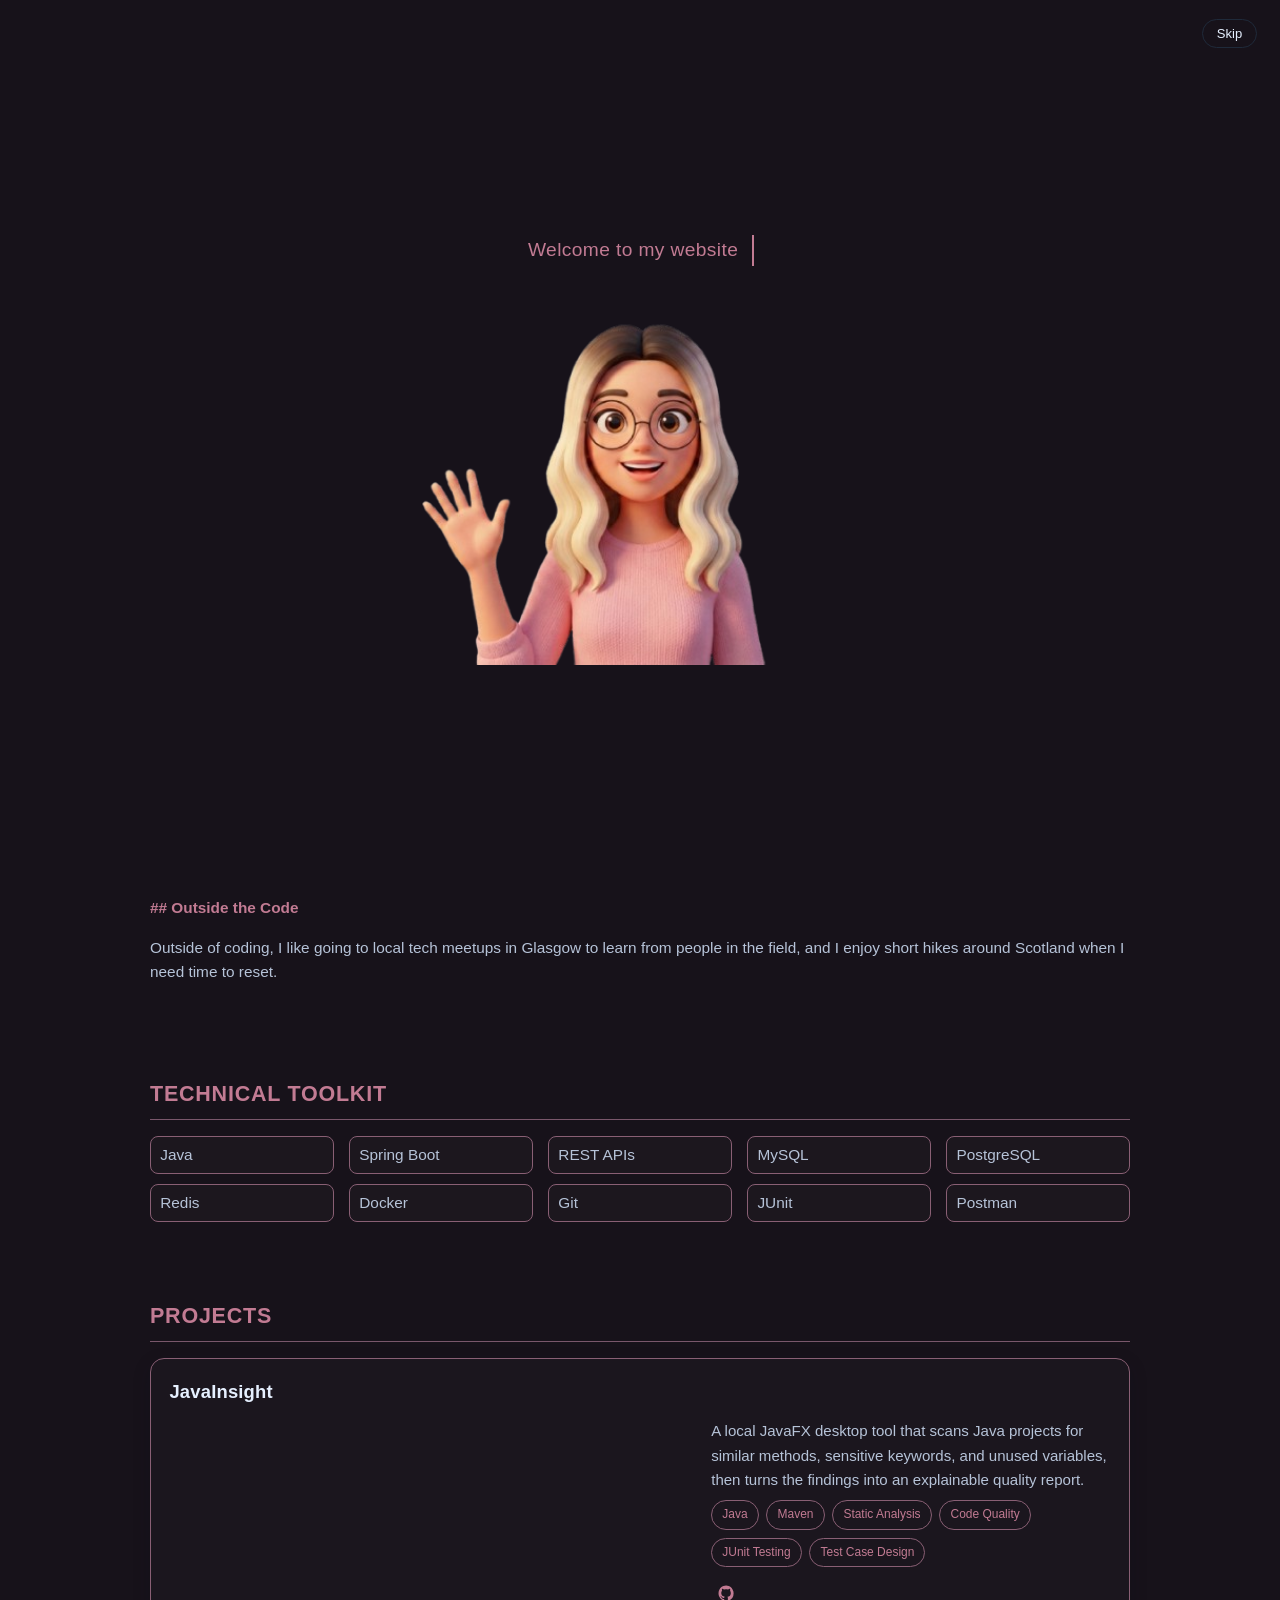
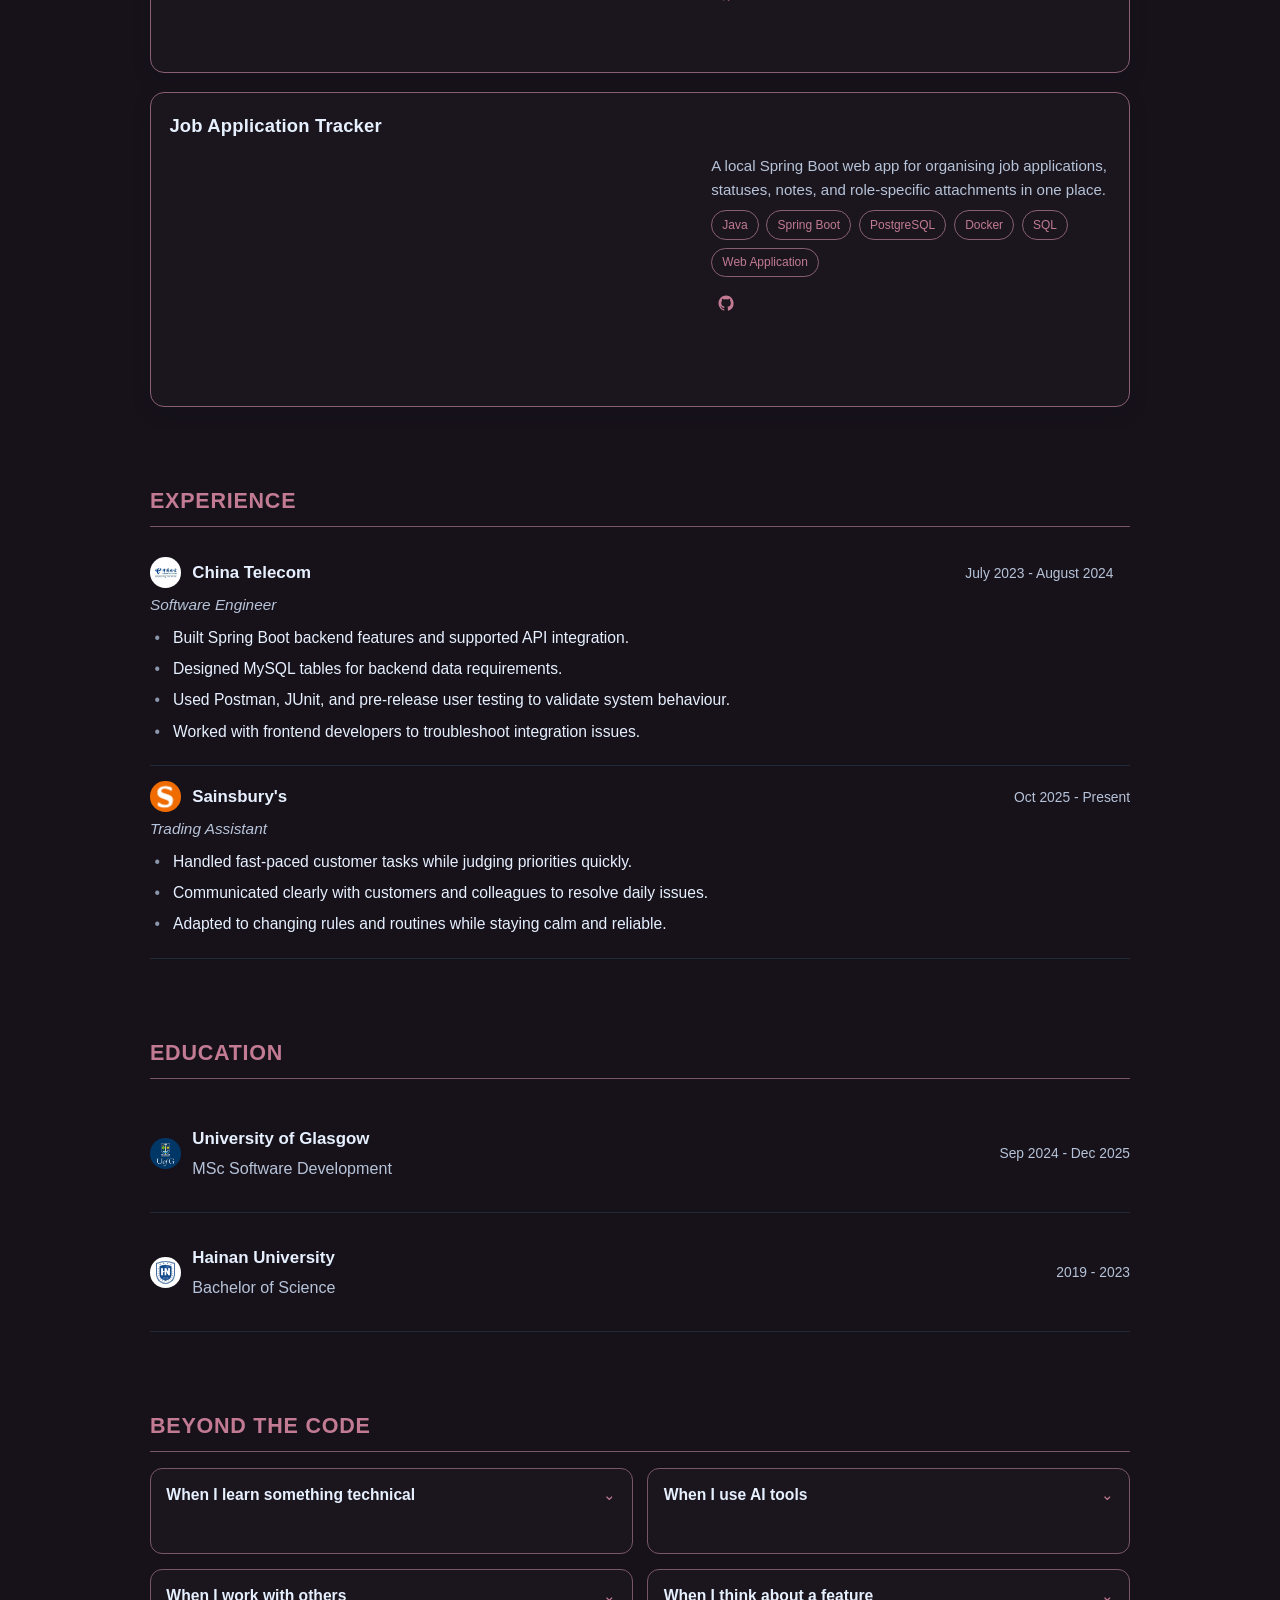
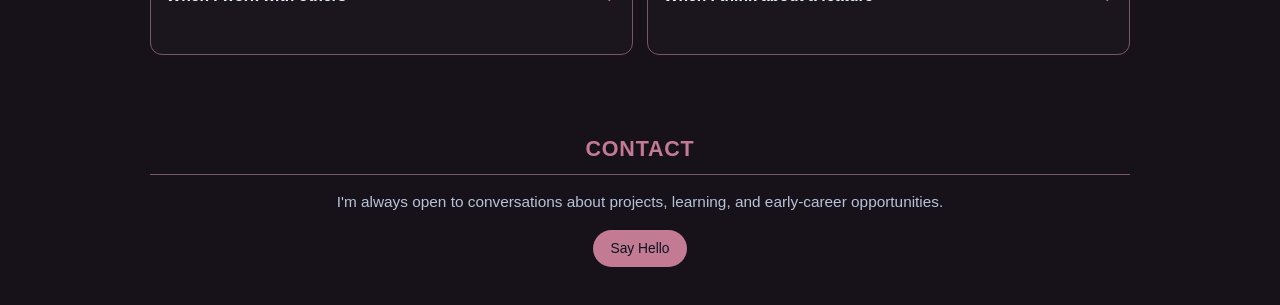
<file: index.html>
<!--
  Purpose: Main portfolio page layout and sections.
  Module responsibilities: Navigation, section structure, and content.
-->
<!DOCTYPE html>
<html lang="en">
<head>
    <meta charset="UTF-8"/>
    <meta name="viewport" content="width=device-width, initial-scale=1"/>
    <title>Xueying Wang</title>
    <link rel="stylesheet" href="/css/style.css?v=202603031000"/>
    <script src="/js/main.js?v=202603031000" defer></script>
</head>
<body>
<!-- Splash Overlay -->
<div class="splash-overlay" role="dialog" aria-label="Splash screen">
    <button class="splash-skip" type="button">Skip</button>
    <div class="splash-brand" aria-hidden="true">
        <div class="splash-message">
            <span class="typing">Welcome to my website</span>
        </div>
        <div class="splash-character">
            <img class="intro-avatar splash-avatar-img"
                 src="/images/intro-avatar.png"
                 alt="Intro character"
                 loading="eager"/>
        </div>
    </div>
</div>

<!-- Background animation canvas -->
<canvas id="bg-canvas"></canvas>

<!-- Top Nav -->
<nav class="top-nav" aria-label="Primary">
    <div class="nav-links">
        <a href="#about">Profile</a>
        <a href="#projects">Projects</a>
        <a href="#experience">Experience</a>
        <a href="#contact">Connect</a>
    </div>
    <div class="nav-actions">
        <button id="theme-toggle" aria-label="Toggle theme">☀️</button>
    </div>
</nav>

<!-- Hero -->
<section id="hero" class="hero container">
    <div class="hero__text">
        <p class="hero__kicker">Hi there, I'm <span>Xueying Wang</span>.</p>
        <h1 class="hero__headline">I build software and enjoy learning along the way.</h1>

        <div class="hero__actions">
            <!-- resume-link -->
            <a href="/files/resume.pdf"
               class="action-btn resume-link"
               target="_blank"
               rel="noopener"
               aria-label="View my resume">
                <svg viewBox="0 0 24 24" aria-hidden="true">
                    <path d="M7 2h7l5 5v13a2 2 0 0 1-2 2H7a2 2 0 0 1-2-2V4a2 2 0 0 1 2-2zm6 1.5V8h4.5L13 3.5zM9 12h6v1.5H9V12zm0 3h6v1.5H9V15z"/>
                </svg>
            </a>

            <!-- email-wrapper -->
            <div class="action-btn email-wrapper" id="email-copy"
                 data-email="xueyingwang1702@outlook.com"
                 data-tooltip="xueyingwang1702@outlook.com"
                 aria-label="Click to copy email">
                <svg viewBox="0 0 24 24" aria-hidden="true">
                    <path d="M3 6a2 2 0 0 1 2-2h14a2 2 0 0 1 2 2v12a2 2 0 0 1-2 2H5a2 2 0 0 1-2-2V6zm2 .5v.8l7 4.7 7-4.7v-.8H5zm14 2.6-6.6 4.4a1 1 0 0 1-1.1 0L5 9.1V18h14V9.1z"/>
                </svg>
            </div>

            <a href="https://www.linkedin.com/in/xueyingwang01/"
               class="action-btn"
               target="_blank"
               rel="noopener noreferrer"
               aria-label="Open LinkedIn profile">
                <svg viewBox="0 0 24 24" aria-hidden="true">
                    <path d="M6.94 8.5H3.56V20h3.38V8.5zM5.25 7.03a1.96 1.96 0 1 0 0-3.92 1.96 1.96 0 0 0 0 3.92zM20.44 13.4c0-3.03-1.62-4.44-3.78-4.44-1.74 0-2.52.96-2.95 1.63V8.5h-3.38V20h3.38v-6.41c0-.34.02-.68.12-.92.27-.68.88-1.39 1.9-1.39 1.34 0 1.88 1.02 1.88 2.52V20h3.38v-6.6z"/>
                </svg>
            </a>

            <a href="https://github.com/XueyingWang1126"
               class="action-btn"
               target="_blank"
               rel="noopener noreferrer"
               aria-label="Open GitHub profile">
                <svg viewBox="0 0 24 24" aria-hidden="true">
                    <path d="M12 2C6.48 2 2 6.58 2 12.26c0 4.5 2.87 8.32 6.84 9.67.5.1.68-.22.68-.48 0-.24-.01-.87-.01-1.7-2.78.62-3.37-1.37-3.37-1.37-.46-1.2-1.12-1.52-1.12-1.52-.91-.64.07-.63.07-.63 1.01.07 1.54 1.06 1.54 1.06.9 1.58 2.36 1.13 2.94.86.09-.67.35-1.13.64-1.39-2.22-.26-4.56-1.14-4.56-5.08 0-1.12.39-2.03 1.03-2.75-.1-.26-.45-1.3.1-2.71 0 0 .84-.28 2.75 1.05A9.2 9.2 0 0 1 12 7.07c.83 0 1.67.11 2.45.33 1.9-1.33 2.74-1.05 2.74-1.05.55 1.41.2 2.45.1 2.71.64.72 1.03 1.63 1.03 2.75 0 3.95-2.35 4.81-4.58 5.06.36.32.69.94.69 1.9 0 1.37-.01 2.48-.01 2.82 0 .27.18.59.69.48A10.02 10.02 0 0 0 22 12.26C22 6.58 17.52 2 12 2z"/>
                </svg>
            </a>

        </div>
    </div>
    <div class="hero__photo">
        <img
             src="/images/avatar.jpg"
             alt="Photo of Xueying Wang"/>
    </div>
</section>

<!-- About me -->
<section id="about" class="about container" aria-labelledby="about-title">
    <h2 id="about-title">README.md</h2>
    <div id="about-content">
        <p class="readme-heading"># Xueying Wang</p>
        <p>Hello! I’m Xueying, a recent MSc Software Development graduate based in Glasgow.</p>
        <p>I’m focused on growing as a junior software developer by building practical applications and strengthening my Java backend, API integration, and testing skills.</p>
        <p class="readme-subheading">## What Shapes My Projects</p>
        <p>My project ideas usually come from problems I have experienced directly. Job Application Tracker came from managing applications, CVs, and cover letters during my job search. JavaInsight came from student team projects, where similar helper methods could be written separately and become hard to maintain later.</p>
        <p>I understand projects by asking who will use them, what workflow they support, how the data moves, where edge cases may appear, and whether another person can run the project without guessing.</p>
        <p class="readme-subheading">## Outside the Code</p>
        <p>Outside of coding, I like going to local tech meetups in Glasgow to learn from people in the field, and I enjoy short hikes around Scotland when I need time to reset.</p>
    </div>
</section>

<!-- Recent Technologies -->
<section id="tech" class="tech container" aria-labelledby="tech-title">
    <h2 id="tech-title">Technical Toolkit</h2>
    <div class="tech-grid">
        <span>Java</span>
        <span>Spring Boot</span>
        <span>REST APIs</span>
        <span>MySQL</span>
        <span>PostgreSQL</span>
        <span>Redis</span>
        <span>Docker</span>
        <span>Git</span>
        <span>JUnit</span>
        <span>Postman</span>
    </div>
</section>

<!-- Projects -->
<section id="projects" class="work container" aria-labelledby="work-title">
    <h2 id="work-title">Projects</h2>
    <!-- Project cards are rendered from /data/projects.json -->
    <div class="work-grid" id="work-projects" data-source="/data/projects.json"></div>
</section>

<!-- Work Experience -->
<section id="experience" class="experience container" aria-labelledby="exp-title">
    <h2 id="exp-title">Experience</h2>
    <a
            href="https://www.chinatelecom-h.com/en/global/home.php"
            class="experience__card"
            target="_blank"
            rel="noopener"
    >
        <div class="card__header">
            <div class="company-wrapper">
                <img
                        src="/images/china_telecom.jpg"
                        alt="China Telecom Logo"
                        class="company-icon"
                />
                <span class="company-info">China Telecom</span>
            </div>
            <div class="card__period">
                July 2023 - August 2024
                <span class="link-arrow">></span>
            </div>
        </div>
        <div class="card__role">Software Engineer</div>
        <ul class="card__bullets">
            <li>Built Spring Boot backend features and supported API integration.</li>
            <li>Designed MySQL tables for backend data requirements.</li>
            <li>Used Postman, JUnit, and pre-release user testing to validate system behaviour.</li>
            <li>Worked with frontend developers to troubleshoot integration issues.</li>
        </ul>
    </a>
    <a
            href="https://www.sainsburys.co.uk/"
            class="experience__card"
            target="_blank"
            rel="noopener"
    >
        <div class="card__header">
            <div class="company-wrapper">
                <img
                        src="/images/Sainsbury's logo.jpg"
                        alt="Sainsbury's Logo"
                        class="company-icon"
                />
                <span class="company-info">Sainsbury's</span>
            </div>
            <div class="card__period">Oct 2025 - Present</div>
        </div>
        <div class="card__role">Trading Assistant</div>
        <ul class="card__bullets">
            <li>Handled fast-paced customer tasks while judging priorities quickly.</li>
            <li>Communicated clearly with customers and colleagues to resolve daily issues.</li>
            <li>Adapted to changing rules and routines while staying calm and reliable.</li>
        </ul>
    </a>
</section>

<!-- Education -->
<section id="education" class="education container" aria-labelledby="edu-title">
    <h2 id="edu-title">Education</h2>

    <a
            href="https://www.gla.ac.uk/postgraduate/taught/softwaredevelopment/"
            class="experience__card"
            target="_blank"
            rel="noopener"
    >
        <div class="education__card">
            <div class="card__header">
                <div class="company-wrapper">
                    <img
                            src="/images/uog_logo.png"
                            alt="University of Glasgow Logo"
                            class="company-icon"
                    />
                    <div>
                        <span class="company-info">University of Glasgow</span>
                        <div class="education-info">MSc Software Development</div>
                    </div>
                </div>
                <div class="card__period">Sep 2024 - Dec 2025</div>
            </div>
        </div>
    </a>

    <a
            href="https://en.hainanu.edu.cn/"
            class="experience__card"
            target="_blank"
            rel="noopener"
    >
        <div class="education__card">
            <div class="card__header">
                <div class="company-wrapper">
                    <img
                            src="/images/hainan.png"
                            alt="Hainan University Logo"
                            class="company-icon"
                    />
                    <div>
                        <span class="company-info">Hainan University</span>
                        <div class="education-info">Bachelor of Science</div>
                    </div>
                </div>
                <div class="card__period">2019 - 2023</div>
            </div>
        </div>
    </a>
</section>

<!-- Beyond the Code -->
<section id="beyond" class="about container" aria-labelledby="beyond-title">
    <h2 id="beyond-title">Beyond the Code</h2>
    <div class="beyond-grid" id="beyond-cards">
        <article class="beyond-card" tabindex="0" role="button" aria-expanded="false" aria-controls="beyond-detail-learn">
            <div class="beyond-card-head">
                <h3 class="beyond-card-title">When I learn something technical</h3>
                <span class="beyond-card-cue" aria-hidden="true">⌄</span>
            </div>
            <div id="beyond-detail-learn" class="beyond-card-detail" hidden>
                <div class="beyond-detail-grid">
                    <section class="beyond-detail-block">
                        <h4>Question I ask myself</h4>
                        <ul>
                            <li>What problem does this concept solve?</li>
                            <li>Where would I use it in a real project?</li>
                            <li>What is the smallest example I can run first?</li>
                            <li>Which official document or reliable source should I check?</li>
                            <li>How can I test it before putting it into the main project?</li>
                            <li>Can I explain what works, what does not, and why?</li>
                        </ul>
                    </section>
                    <section class="beyond-detail-block">
                        <h4>What I do</h4>
                        <p>I usually start from the problem and the use case. I want to know what the concept is for, where it appears in a project, and what kind of result I should expect.</p>
                        <p>Then I check reliable sources and try a small example first. I prefer a simple version that I can run, test, and adjust before bringing it into the main project.</p>
                        <p>When I apply it to a project, I keep the first version small. I check the result with sample inputs, test cases, console output, UI behaviour, or other evidence that fits the feature.</p>
                        <p>I feel more confident with a technical concept when I can explain how I used it, what changed, what worked, and what I would improve next.</p>
                    </section>
                </div>
            </div>
        </article>

        <article class="beyond-card" tabindex="0" role="button" aria-expanded="false" aria-controls="beyond-detail-ai">
            <div class="beyond-card-head">
                <h3 class="beyond-card-title">When I use AI tools</h3>
                <span class="beyond-card-cue" aria-hidden="true">⌄</span>
            </div>
            <div id="beyond-detail-ai" class="beyond-card-detail" hidden>
                <div class="beyond-detail-grid">
                    <section class="beyond-detail-block">
                        <h4>Question I ask myself</h4>
                        <ul>
                            <li>What am I trying to achieve with AI in this task?</li>
                            <li>Do I understand the project structure before asking for changes?</li>
                            <li>Is this a learning question, a coding task, a review task, or a debugging task?</li>
                            <li>Have I given enough context, constraints, and examples?</li>
                            <li>Which files, behaviours, or design choices should stay unchanged?</li>
                            <li>How will I verify the result through running, testing, diff review, or manual checking?</li>
                        </ul>
                    </section>
                    <section class="beyond-detail-block">
                        <h4>What I do</h4>
                        <p>I try to keep a positive and practical attitude toward AI tools. I use ChatGPT and Gemini more for learning, discussion, and shaping ideas, while I use Codex, Claude, and Cursor more for code review, project changes, and implementation support.</p>
                        <p>For coding tasks, I do not start with a vague request. I first try to understand the project structure, the goal, and the parts that should not be changed. Then I write the prompt more like a small task brief, with context, constraints, expected output, and verification steps.</p>
                        <p>I also keep learning how to use these tools better, especially from official guidance and structured courses. For example, I have looked into engineering-style prompting, AI agent skills, and Claude Code learning materials, because I want my use of AI to be more deliberate than just asking for quick answers.</p>
                        <p>After the tool gives an answer, I still check the result through running the project, reviewing what changed, testing the behaviour, and deciding whether the change actually fits the project.</p>
                    </section>
                </div>
            </div>
        </article>

        <article class="beyond-card" tabindex="0" role="button" aria-expanded="false" aria-controls="beyond-detail-team">
            <div class="beyond-card-head">
                <h3 class="beyond-card-title">When I work with others</h3>
                <span class="beyond-card-cue" aria-hidden="true">⌄</span>
            </div>
            <div id="beyond-detail-team" class="beyond-card-detail" hidden>
                <div class="beyond-detail-grid">
                    <section class="beyond-detail-block">
                        <h4>Question I ask myself</h4>
                        <ul>
                            <li>What is my part of the task?</li>
                            <li>What result does the team need to finish?</li>
                            <li>What is the current priority?</li>
                            <li>Does my work depend on someone else?</li>
                            <li>What have I tried if I get stuck?</li>
                            <li>Who should I speak to if the issue affects the team plan?</li>
                        </ul>
                    </section>
                    <section class="beyond-detail-block">
                        <h4>What I do</h4>
                        <p>When I work with others, I try to understand both my own task and the wider result the team needs to deliver. I pay attention to priorities, dependencies, and how my work connects with other people’s tasks.</p>
                        <p>In university group projects, I often took an active role in keeping the work moving. I helped arrange meetings, split tasks, check progress, and make sure the final version could still be completed on time. When someone was blocked, I tried to discuss the problem early, adjust the plan where needed, and help the team move forward.</p>
                        <p>If I get stuck, I try to understand the issue first before asking for help. I prefer to bring what I have tried, what I think may be wrong, and what options I can see, so the conversation can move toward a solution faster.</p>
                        <p>My part-time work trained a different side of teamwork. In a busy store environment, I had to react quickly, communicate clearly with colleagues and customers, and adapt when tasks or rules changed during the day.</p>
                    </section>
                </div>
            </div>
        </article>

        <article class="beyond-card" tabindex="0" role="button" aria-expanded="false" aria-controls="beyond-detail-feature">
            <div class="beyond-card-head">
                <h3 class="beyond-card-title">When I think about a feature</h3>
                <span class="beyond-card-cue" aria-hidden="true">⌄</span>
            </div>
            <div id="beyond-detail-feature" class="beyond-card-detail" hidden>
                <div class="beyond-detail-grid">
                    <section class="beyond-detail-block">
                        <h4>Question I ask myself</h4>
                        <ul>
                            <li>What real user scenario is this feature trying to support?</li>
                            <li>From the user side, what is the most natural path?</li>
                            <li>From the developer side, how should the data, state, and rules be handled?</li>
                            <li>From the tester side, where is the feature most likely to break?</li>
                            <li>Who is allowed to use this feature?</li>
                            <li>Are there permission or eligibility limits?</li>
                            <li>Can one user repeat the action?</li>
                            <li>What happens when the limit is reached?</li>
                            <li>What should the system do if the input is invalid or the state changes suddenly?</li>
                            <li>Am I only implementing the happy path?</li>
                        </ul>
                    </section>
                    <section class="beyond-detail-block">
                        <h4>What I do</h4>
                        <p>When I think about a feature, I usually start with inside-out thinking. I look at it from three sides, user, developer, and tester.</p>
                        <p>From the user side, I think about whether the feature feels natural to use, what the core need is, and what may happen in a real situation. For example, with a shopping cart, I would not only think about how to add items. I would also think about what happens if a user adds items before logging in and then signs in later.</p>
                        <p>From the developer side, I think about how the feature should be implemented, including the data, state, rules, and page behaviour behind it. From the tester side, I think about which parts of this specific feature are most important to check, based on how the feature is meant to work.</p>
                        <p>This helps me think beyond the happy path and connect the feature with real user behaviour, implementation details, and testing focus.</p>
                    </section>
                </div>
            </div>
        </article>
    </div>
</section>

<!-- Contact -->
<section id="contact" class="contact container" aria-labelledby="contact-title">
    <h2 id="contact-title">Contact</h2>
    <p>I'm always open to conversations about projects, learning, and early-career opportunities.</p>
    <button class="cta-btn primary contact-copy" type="button" data-email="xueyingwang1702@outlook.com">Say Hello</button>
</section>

</body>
</html>
</file>
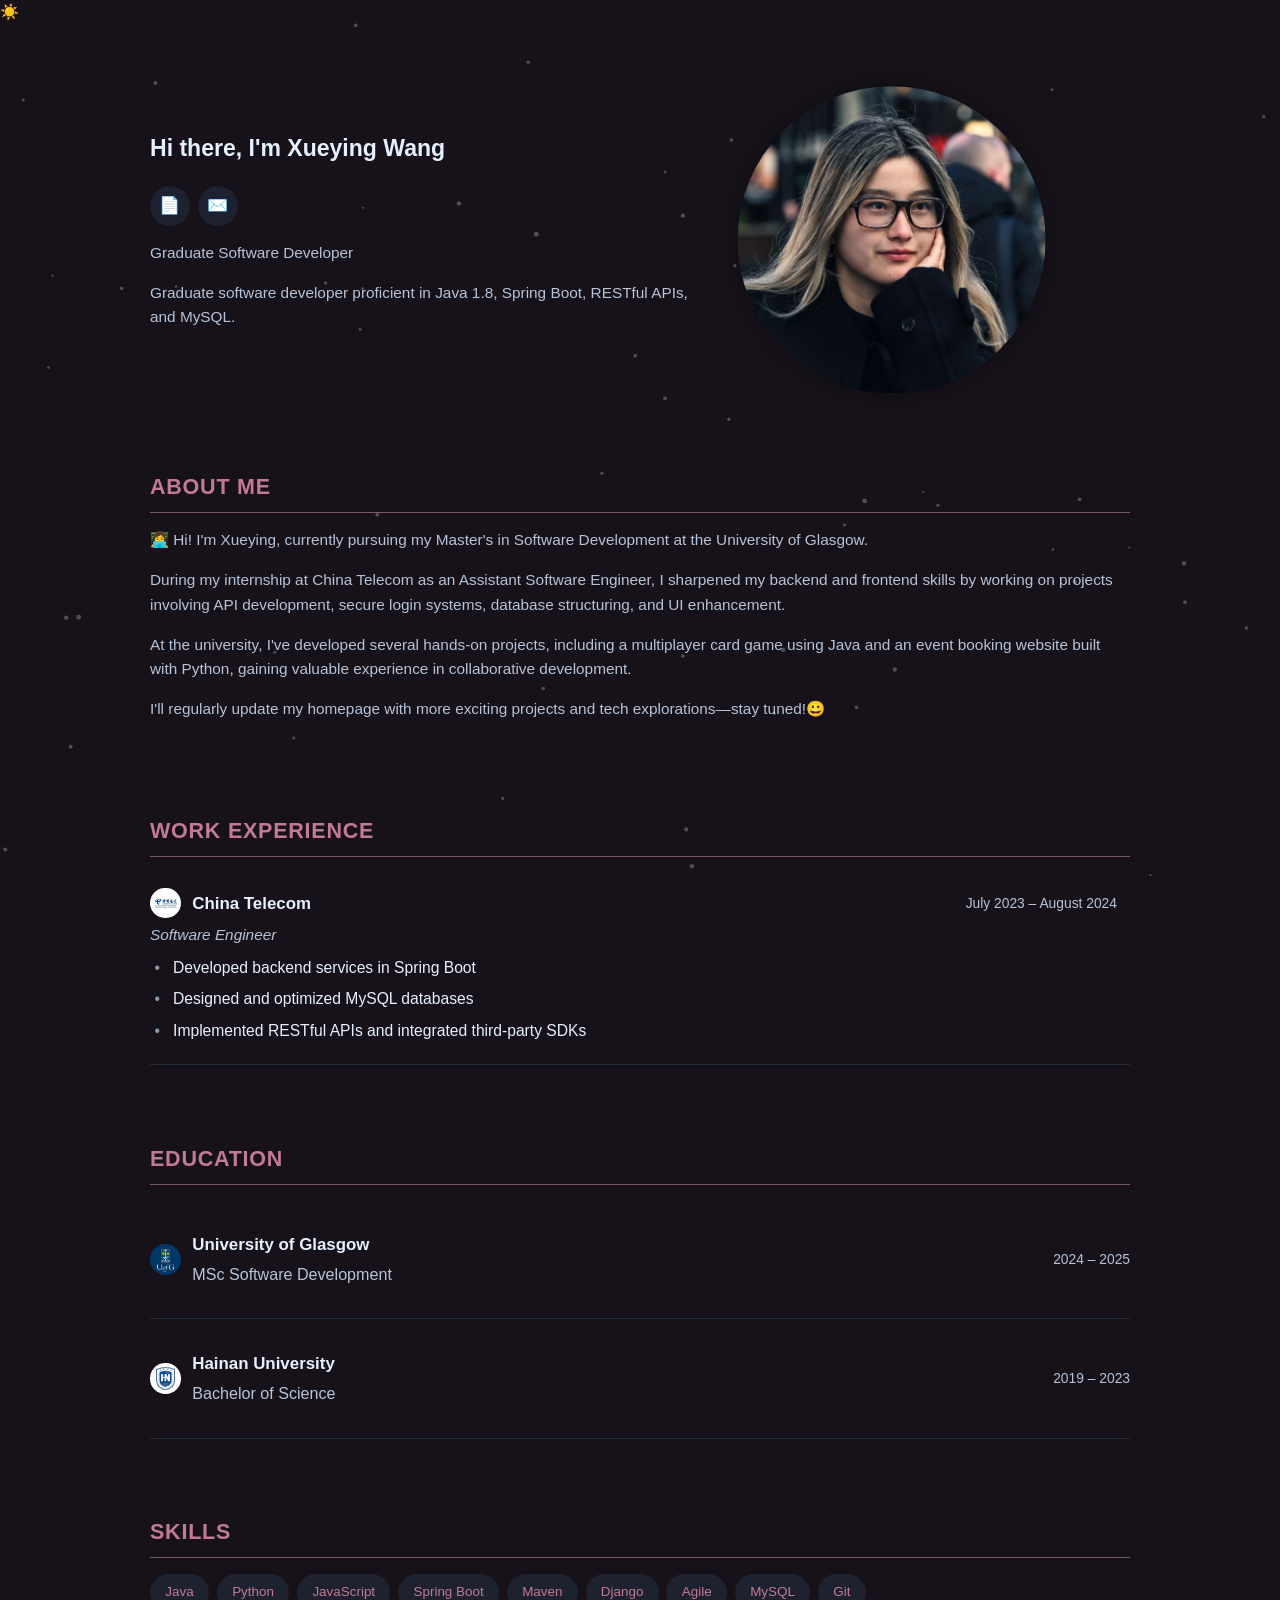
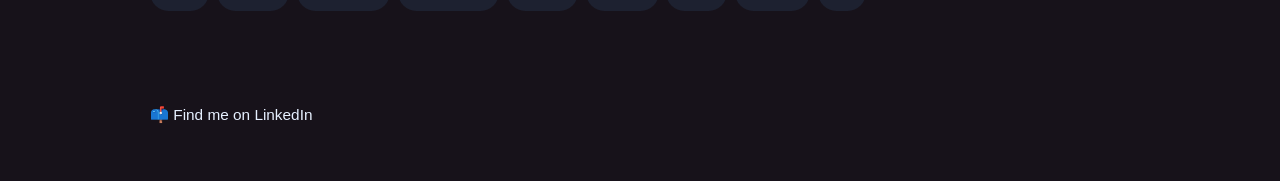
<file: src/main/resources/static/index.html>
<!DOCTYPE html>
<html xmlns:th="http://www.thymeleaf.org" lang="en">
<head>
    <meta charset="UTF-8"/>
    <meta name="viewport" content="width=device-width, initial-scale=1"/>
    <title th:text="${name} ?: 'Xueying Wang'">Xueying Wang</title>
    <link rel="stylesheet" th:href="@{/css/style.css}" href="/css/style.css"/>
    <script th:src="@{/js/main.js}" src="/js/main.js" defer></script>
</head>
<body>
<!-- 背景动画 Canvas -->
<canvas id="bg-canvas"></canvas>

<!-- 主题切换按钮 -->
<button id="theme-toggle" aria-label="Toggle theme">☀️</button>

<!-- Hero -->
<section id="hero" class="hero container">
    <div class="hero__text">
        <h1>
            Hi there, I'm <span th:text="${name} ?: 'Xueying Wang'">Xueying Wang</span>
        </h1>

        <div class="hero__actions">
            <!-- resume-link -->
            <a href="/files/resume.pdf"
               class="action-btn resume-link"
               target="_blank"
               rel="noopener"
               aria-label="View my resume">
                📄
            </a>

            <!-- email-wrapper -->
            <div class="action-btn email-wrapper" id="email-copy"
                 data-email="xueyingwang1702@outlook.com"
                 data-tooltip="xueyingwang1702@outlook.com"
                 aria-label="Click to copy email">
                ✉️
            </div>

        </div>

        <p class="hero__subtitle" th:text="${title}">Graduate Software Developer</p>
        <p class="hero__intro" th:text="${summary}">
            Graduate software developer proficient in Java 1.8, Spring Boot, RESTful APIs, and MySQL.
        </p>
    </div>
    <div class="hero__photo">
        <img th:src="@{/images/avatar.jpg}"
             src="/images/avatar.jpg"
             alt="Photo of Xueying Wang"/>
    </div>
</section>

<!-- About me -->
<section id="about" class="about container" aria-labelledby="about-title">
    <h2 id="about-title">About me</h2>
    <div id="about-content" class="collapsed">
        <p>👩‍💻 Hi! I'm Xueying, currently pursuing my Master's in Software Development at the University of Glasgow.</p>

        <p> During my internship at China Telecom as an Assistant Software Engineer, I sharpened my backend and frontend
            skills by working on projects involving API development, secure login systems, database structuring, and UI
            enhancement.</p>

        <p>At the university, I've developed several hands-on projects, including a multiplayer card game using Java and
            an
            event booking website built with Python, gaining valuable experience in collaborative development.</p>

        <p>I'll regularly update my homepage with more exciting projects and tech explorations—stay tuned!😀</p>
    </div>
    <button id="toggle-btn" class="expand-btn">▼ Read More</button>
</section>

<!-- Work Experience -->
<section id="experience" class="experience container" aria-labelledby="exp-title">
    <h2 id="exp-title">Work Experience</h2>
    <a
            href="https://www.chinatelecom-h.com/en/global/home.php"
            class="experience__card"
            target="_blank"
            rel="noopener"
    >
        <div class="card__header">
            <div class="company-wrapper">
                <img
                        th:src="@{/images/china_telecom.jpg}"
                        src="/images/china_telecom.jpg"
                        alt="China Telecom Logo"
                        class="company-icon"
                />
                <span class="company-info">China Telecom</span>
            </div>
            <div class="card__period">
                July 2023 – August 2024
                <span class="link-arrow">›</span>
            </div>
        </div>
        <div class="card__role">Software Engineer</div>
        <ul class="card__bullets">
            <li>Developed backend services in Spring Boot</li>
            <li>Designed and optimized MySQL databases</li>
            <li>Implemented RESTful APIs and integrated third‑party SDKs</li>
        </ul>
    </a>
</section>

<!-- Education -->
<section id="education" class="education container" aria-labelledby="edu-title">
    <h2 id="edu-title">Education</h2>

    <a
            href="https://www.gla.ac.uk/postgraduate/taught/softwaredevelopment/"
            class="experience__card"
            target="_blank"
            rel="noopener"
    >
        <div class="education__card">
            <div class="card__header">
                <div class="company-wrapper">
                    <img
                            th:src="@{/images/uog_logo.png}"
                            src="/images/uog_logo.png"
                            alt="University of Glasgow Logo"
                            class="company-icon"
                    />
                    <div>
                        <span class="company-info">University of Glasgow</span>
                        <div class="education-info">MSc Software Development</div>
                    </div>
                </div>
                <div class="card__period">2024 – 2025</div>
            </div>
        </div>
    </a>

    <a
            href="https://en.hainanu.edu.cn/"
            class="experience__card"
            target="_blank"
            rel="noopener"
    >
        <div class="education__card">
            <div class="card__header">
                <div class="company-wrapper">
                    <img
                            th:src="@{/images/hainan.png}"
                            src="/images/hainan.png"
                            alt="Hainan University Logo"
                            class="company-icon"
                    />
                    <div>
                        <span class="company-info">Hainan University</span>
                        <div class="education-info">Bachelor of Science</div>
                    </div>
                </div>
                <div class="card__period">2019 – 2023</div>
            </div>
        </div>
    </a>
</section>

<!-- Skills -->
<section id="skills" class="skills container" aria-labelledby="skills-title">
    <h2 id="skills-title">Skills</h2>
    <div class="skills-list">
        <span class="skill">Java</span>
        <span class="skill">Python</span>
        <span class="skill">JavaScript</span>
        <span class="skill">Spring Boot</span>
        <span class="skill">Maven</span>
        <span class="skill">Django</span>
        <span class="skill">Agile</span>
        <span class="skill">MySQL</span>
        <span class="skill">Git</span>
    </div>
</section>

<!-- Footer -->
<footer class="footer container">
    <p>
        📫 Find me on
        <a href="https://www.linkedin.com/in/xueyingwang01/" target="_blank"
        >LinkedIn</a
        >
    </p>
</footer>

<!--<script>-->
<!--    // 主题切换脚本-->
<!--    const btn = document.getElementById("theme-toggle"),-->
<!--        body = document.body;-->
<!--    btn.addEventListener("click", () => {-->
<!--        body.classList.toggle("light");-->
<!--        btn.textContent = body.classList.contains("light") ? "🌙" : "☀️";-->
<!--    });-->
<!--</script>-->
</body>
</html>
</file>
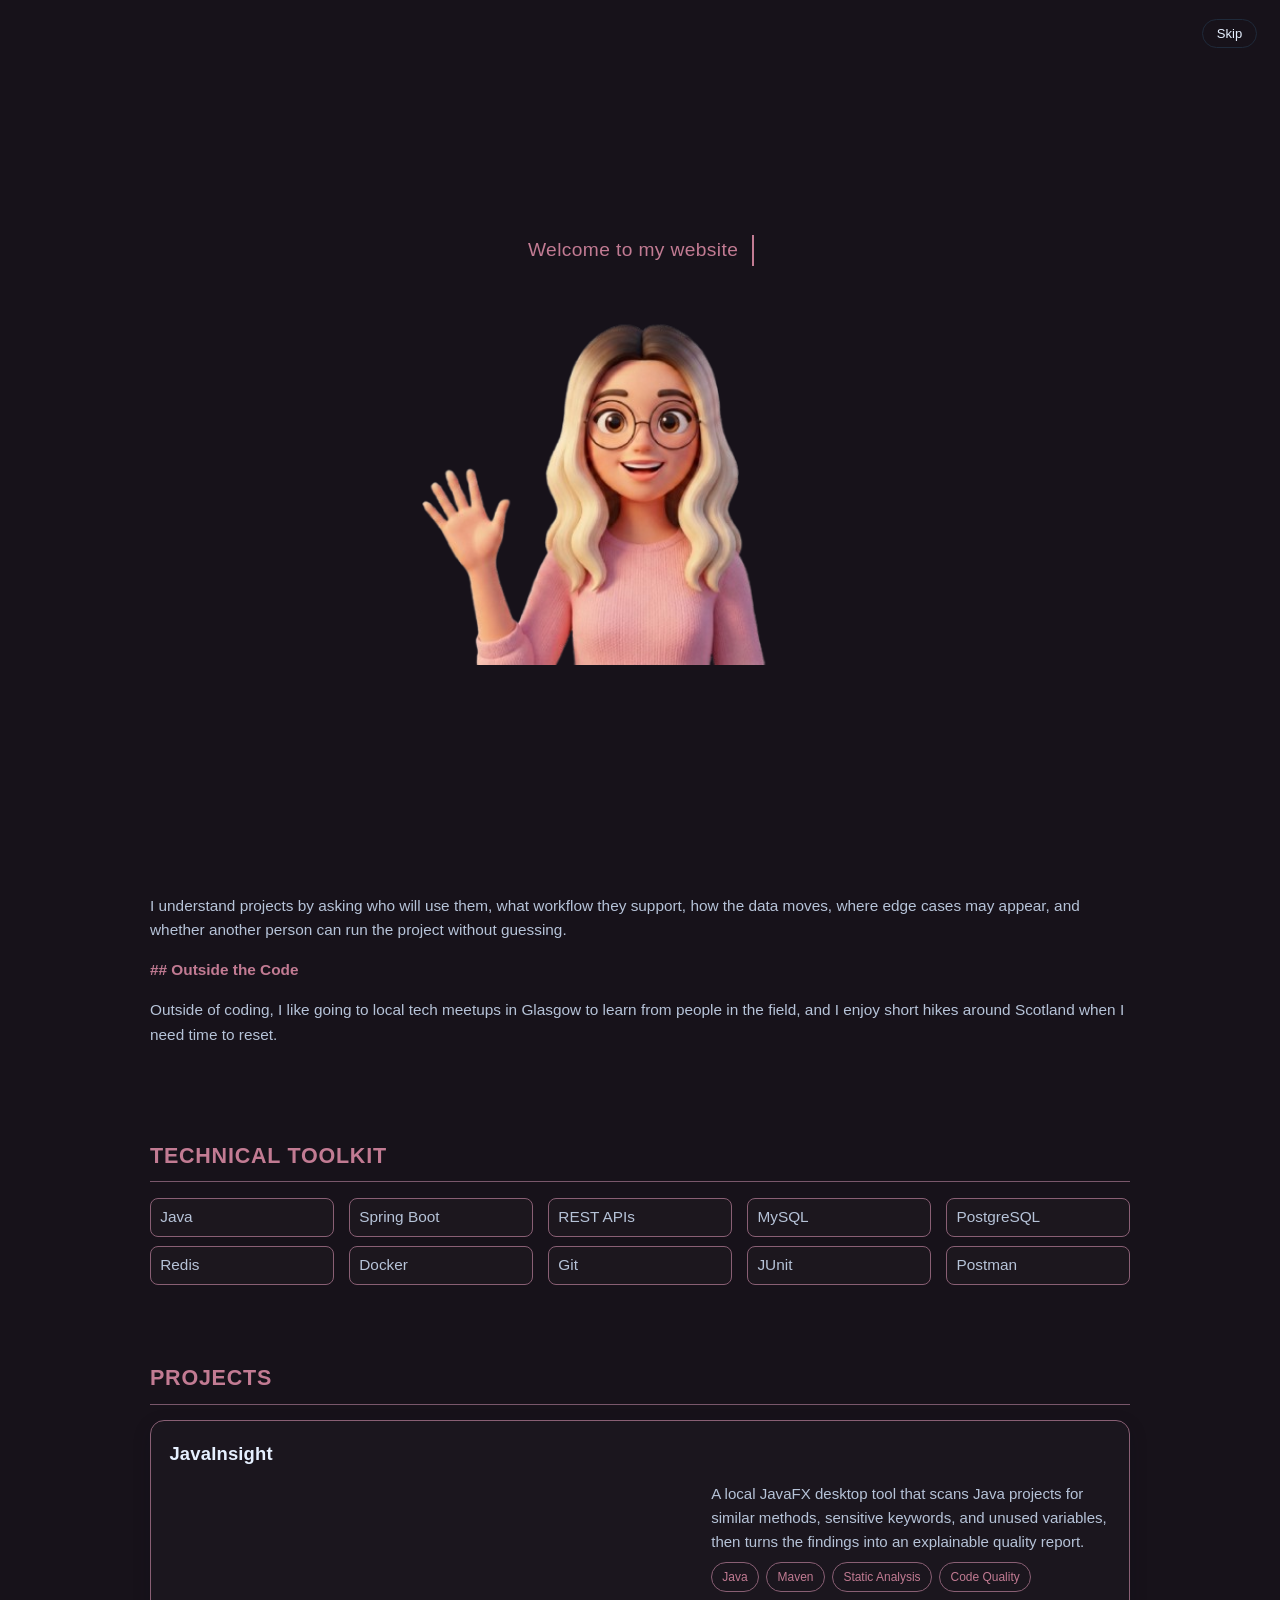
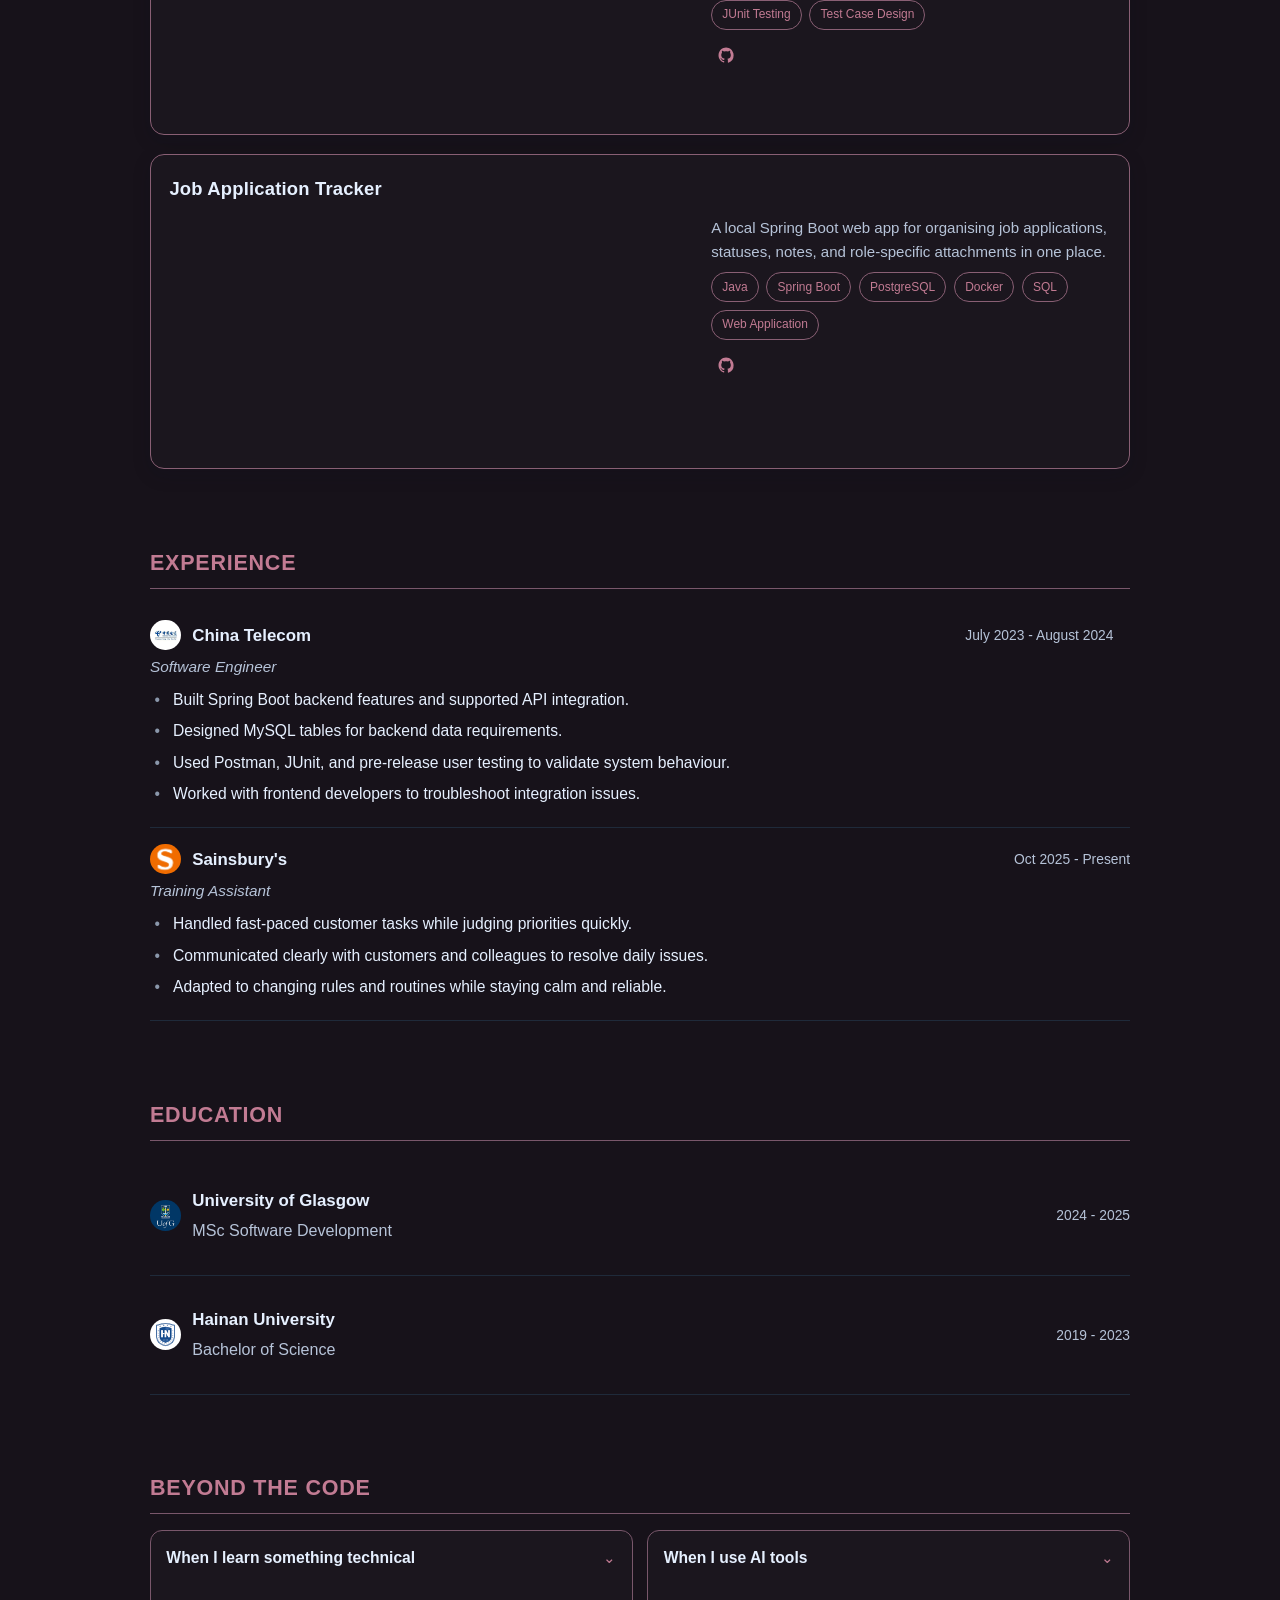
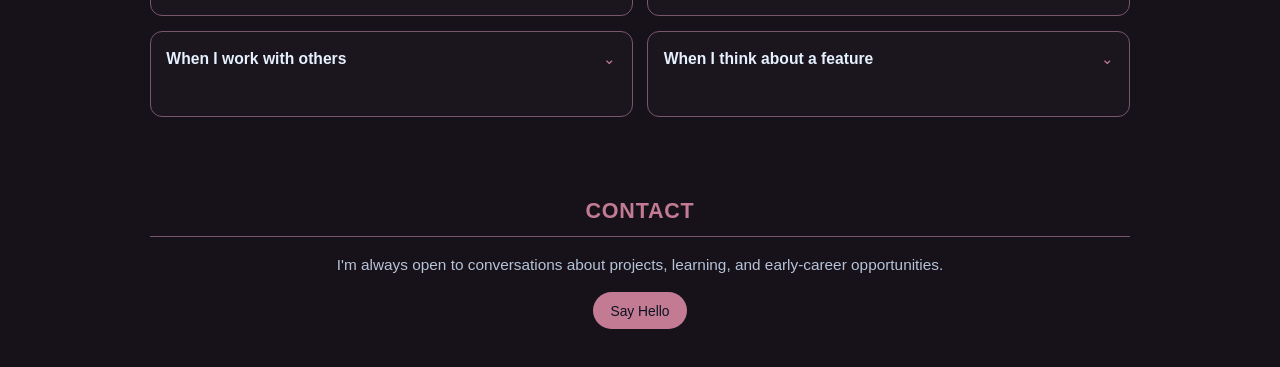
<file: src/main/resources/templates/index.html>
﻿<!--
  Purpose: Main portfolio page layout and sections.
  Module responsibilities: Navigation, section structure, and content.
-->
<!DOCTYPE html>
<html xmlns:th="http://www.thymeleaf.org" lang="en">
<head>
    <meta charset="UTF-8"/>
    <meta name="viewport" content="width=device-width, initial-scale=1"/>
    <title th:text="${name} ?: 'Xueying Wang'">Xueying Wang</title>
    <link rel="stylesheet" th:href="@{/css/style.css?v=202603031000}" href="/css/style.css?v=202603031000"/>
    <script th:src="@{/js/main.js?v=202603031000}" src="/js/main.js?v=202603031000" defer></script>
</head>
<body>
<!-- Splash Overlay -->
<div class="splash-overlay" role="dialog" aria-label="Splash screen">
    <button class="splash-skip" type="button">Skip</button>
    <div class="splash-brand" aria-hidden="true">
        <div class="splash-message">
            <span class="typing">Welcome to my website</span>
        </div>
        <div class="splash-character">
            <img class="intro-avatar splash-avatar-img"
                 th:src="@{/images/intro-avatar.png}"
                 src="/images/intro-avatar.png"
                 alt="Intro character"
                 loading="eager"/>
        </div>
    </div>
</div>

<!-- Background animation canvas -->
<canvas id="bg-canvas"></canvas>

<!-- Top Nav -->
<nav class="top-nav" aria-label="Primary">
    <a href="#hero" class="nav-logo">XW</a>
    <div class="nav-links">
        <a href="#about">Profile</a>
        <a href="#projects">Projects</a>
        <a href="#experience">Experience</a>
        <a href="#contact">Connect</a>
    </div>
    <div class="nav-actions">
        <button id="theme-toggle" aria-label="Toggle theme">☀️</button>
    </div>
</nav>

<!-- Hero -->
<section id="hero" class="hero container">
    <div class="hero__text">
        <p class="hero__kicker">Hi there, I'm <span th:text="${name} ?: 'Xueying Wang'">Xueying Wang</span>.</p>
        <h1 class="hero__headline">I build software and enjoy learning along the way.</h1>

        <div class="hero__actions">
            <!-- resume-link -->
            <a href="/files/resume.pdf"
               class="action-btn resume-link"
               target="_blank"
               rel="noopener"
               aria-label="View my resume">
                <svg viewBox="0 0 24 24" aria-hidden="true">
                    <path d="M7 2h7l5 5v13a2 2 0 0 1-2 2H7a2 2 0 0 1-2-2V4a2 2 0 0 1 2-2zm6 1.5V8h4.5L13 3.5zM9 12h6v1.5H9V12zm0 3h6v1.5H9V15z"/>
                </svg>
            </a>

            <!-- email-wrapper -->
            <div class="action-btn email-wrapper" id="email-copy"
                 data-email="xueyingwang1702@outlook.com"
                 data-tooltip="xueyingwang1702@outlook.com"
                 aria-label="Click to copy email">
                <svg viewBox="0 0 24 24" aria-hidden="true">
                    <path d="M3 6a2 2 0 0 1 2-2h14a2 2 0 0 1 2 2v12a2 2 0 0 1-2 2H5a2 2 0 0 1-2-2V6zm2 .5v.8l7 4.7 7-4.7v-.8H5zm14 2.6-6.6 4.4a1 1 0 0 1-1.1 0L5 9.1V18h14V9.1z"/>
                </svg>
            </div>

            <a href="https://www.linkedin.com/in/xueyingwang01/"
               class="action-btn"
               target="_blank"
               rel="noopener noreferrer"
               aria-label="Open LinkedIn profile">
                <svg viewBox="0 0 24 24" aria-hidden="true">
                    <path d="M6.94 8.5H3.56V20h3.38V8.5zM5.25 7.03a1.96 1.96 0 1 0 0-3.92 1.96 1.96 0 0 0 0 3.92zM20.44 13.4c0-3.03-1.62-4.44-3.78-4.44-1.74 0-2.52.96-2.95 1.63V8.5h-3.38V20h3.38v-6.41c0-.34.02-.68.12-.92.27-.68.88-1.39 1.9-1.39 1.34 0 1.88 1.02 1.88 2.52V20h3.38v-6.6z"/>
                </svg>
            </a>

            <a href="https://github.com/XueyingWang1126"
               class="action-btn"
               target="_blank"
               rel="noopener noreferrer"
               aria-label="Open GitHub profile">
                <svg viewBox="0 0 24 24" aria-hidden="true">
                    <path d="M12 2C6.48 2 2 6.58 2 12.26c0 4.5 2.87 8.32 6.84 9.67.5.1.68-.22.68-.48 0-.24-.01-.87-.01-1.7-2.78.62-3.37-1.37-3.37-1.37-.46-1.2-1.12-1.52-1.12-1.52-.91-.64.07-.63.07-.63 1.01.07 1.54 1.06 1.54 1.06.9 1.58 2.36 1.13 2.94.86.09-.67.35-1.13.64-1.39-2.22-.26-4.56-1.14-4.56-5.08 0-1.12.39-2.03 1.03-2.75-.1-.26-.45-1.3.1-2.71 0 0 .84-.28 2.75 1.05A9.2 9.2 0 0 1 12 7.07c.83 0 1.67.11 2.45.33 1.9-1.33 2.74-1.05 2.74-1.05.55 1.41.2 2.45.1 2.71.64.72 1.03 1.63 1.03 2.75 0 3.95-2.35 4.81-4.58 5.06.36.32.69.94.69 1.9 0 1.37-.01 2.48-.01 2.82 0 .27.18.59.69.48A10.02 10.02 0 0 0 22 12.26C22 6.58 17.52 2 12 2z"/>
                </svg>
            </a>

        </div>

        <p class="hero__subtitle" th:text="${title}">MSc Software Development graduate.</p>
        <p class="hero__intro" th:text="${summary}">
            Focused on Java and Spring full-stack tools, including projects like JavaInsight.
        </p>
    </div>
    <div class="hero__photo">
        <img th:src="@{/images/avatar.jpg}"
             src="/images/avatar.jpg"
             alt="Photo of Xueying Wang"/>
    </div>
</section>

<!-- About me -->
<section id="about" class="about container" aria-labelledby="about-title">
    <h2 id="about-title">README.md</h2>
    <div id="about-content">
        <p class="readme-heading"># Xueying Wang</p>
        <p>Hello! I’m Xueying, a recent MSc Software Development graduate based in Glasgow.</p>
        <p>I’m focused on growing as a junior software developer by building practical applications and strengthening my Java backend, API integration, and testing skills.</p>
        <p class="readme-subheading">## What Shapes My Projects</p>
        <p>My project ideas usually come from problems I have experienced directly. Job Application Tracker came from managing applications, CVs, and cover letters during my job search. JavaInsight came from student team projects, where similar helper methods could be written separately and become hard to maintain later.</p>
        <p>I understand projects by asking who will use them, what workflow they support, how the data moves, where edge cases may appear, and whether another person can run the project without guessing.</p>
        <p class="readme-subheading">## Outside the Code</p>
        <p>Outside of coding, I like going to local tech meetups in Glasgow to learn from people in the field, and I enjoy short hikes around Scotland when I need time to reset.</p>
    </div>
</section>

<!-- Recent Technologies -->
<section id="tech" class="tech container" aria-labelledby="tech-title">
    <h2 id="tech-title">Technical Toolkit</h2>
    <div class="tech-grid">
        <span>Java</span>
        <span>Spring Boot</span>
        <span>REST APIs</span>
        <span>MySQL</span>
        <span>PostgreSQL</span>
        <span>Redis</span>
        <span>Docker</span>
        <span>Git</span>
        <span>JUnit</span>
        <span>Postman</span>
    </div>
</section>

<!-- Projects -->
<section id="projects" class="work container" aria-labelledby="work-title">
    <h2 id="work-title">Projects</h2>
    <!-- Project cards are rendered from /data/projects.json -->
    <div class="work-grid" id="work-projects" data-source="/data/projects.json"></div>
</section>

<!-- Work Experience -->
<section id="experience" class="experience container" aria-labelledby="exp-title">
    <h2 id="exp-title">Experience</h2>
    <a
            href="https://www.chinatelecom-h.com/en/global/home.php"
            class="experience__card"
            target="_blank"
            rel="noopener"
    >
        <div class="card__header">
            <div class="company-wrapper">
                <img
                        th:src="@{/images/china_telecom.jpg}"
                        src="/images/china_telecom.jpg"
                        alt="China Telecom Logo"
                        class="company-icon"
                />
                <span class="company-info">China Telecom</span>
            </div>
            <div class="card__period">
                July 2023 - August 2024
                <span class="link-arrow">></span>
            </div>
        </div>
        <div class="card__role">Software Engineer</div>
        <ul class="card__bullets">
            <li>Built Spring Boot backend features and supported API integration.</li>
            <li>Designed MySQL tables for backend data requirements.</li>
            <li>Used Postman, JUnit, and pre-release user testing to validate system behaviour.</li>
            <li>Worked with frontend developers to troubleshoot integration issues.</li>
        </ul>
    </a>
    <a
            href="https://www.sainsburys.co.uk/"
            class="experience__card"
            target="_blank"
            rel="noopener"
    >
        <div class="card__header">
            <div class="company-wrapper">
                <img
                        th:src="@{/images/Sainsbury's logo.jpg}"
                        src="/images/Sainsbury's logo.jpg"
                        alt="Sainsbury's Logo"
                        class="company-icon"
                />
                <span class="company-info">Sainsbury's</span>
            </div>
            <div class="card__period">Oct 2025 - Present</div>
        </div>
        <div class="card__role">Training Assistant</div>
        <ul class="card__bullets">
            <li>Handled fast-paced customer tasks while judging priorities quickly.</li>
            <li>Communicated clearly with customers and colleagues to resolve daily issues.</li>
            <li>Adapted to changing rules and routines while staying calm and reliable.</li>
        </ul>
    </a>
</section>

<!-- Education -->
<section id="education" class="education container" aria-labelledby="edu-title">
    <h2 id="edu-title">Education</h2>

    <a
            href="https://www.gla.ac.uk/postgraduate/taught/softwaredevelopment/"
            class="experience__card"
            target="_blank"
            rel="noopener"
    >
        <div class="education__card">
            <div class="card__header">
                <div class="company-wrapper">
                    <img
                            th:src="@{/images/uog_logo.png}"
                            src="/images/uog_logo.png"
                            alt="University of Glasgow Logo"
                            class="company-icon"
                    />
                    <div>
                        <span class="company-info">University of Glasgow</span>
                        <div class="education-info">MSc Software Development</div>
                    </div>
                </div>
                <div class="card__period">2024 - 2025</div>
            </div>
        </div>
    </a>

    <a
            href="https://en.hainanu.edu.cn/"
            class="experience__card"
            target="_blank"
            rel="noopener"
    >
        <div class="education__card">
            <div class="card__header">
                <div class="company-wrapper">
                    <img
                            th:src="@{/images/hainan.png}"
                            src="/images/hainan.png"
                            alt="Hainan University Logo"
                            class="company-icon"
                    />
                    <div>
                        <span class="company-info">Hainan University</span>
                        <div class="education-info">Bachelor of Science</div>
                    </div>
                </div>
                <div class="card__period">2019 - 2023</div>
            </div>
        </div>
    </a>
</section>

<!-- Beyond the Code -->
<section id="beyond" class="about container" aria-labelledby="beyond-title">
    <h2 id="beyond-title">Beyond the Code</h2>
    <div class="beyond-grid" id="beyond-cards">
        <article class="beyond-card" tabindex="0" role="button" aria-expanded="false" aria-controls="beyond-detail-learn">
            <div class="beyond-card-head">
                <h3 class="beyond-card-title">When I learn something technical</h3>
                <span class="beyond-card-cue" aria-hidden="true">⌄</span>
            </div>
            <div id="beyond-detail-learn" class="beyond-card-detail" hidden>
                <div class="beyond-detail-grid">
                    <section class="beyond-detail-block">
                        <h4>Question I ask myself</h4>
                        <ul>
                            <li>What problem does this concept solve?</li>
                            <li>Where would I use it in a real project?</li>
                            <li>What is the smallest example I can run first?</li>
                            <li>Which official document or reliable source should I check?</li>
                            <li>How can I test it before putting it into the main project?</li>
                            <li>Can I explain what works, what does not, and why?</li>
                        </ul>
                    </section>
                    <section class="beyond-detail-block">
                        <h4>What I do</h4>
                        <p>I usually start from the problem and the use case. I want to know what the concept is for, where it appears in a project, and what kind of result I should expect.</p>
                        <p>Then I check reliable sources and try a small example first. I prefer a simple version that I can run, test, and adjust before bringing it into the main project.</p>
                        <p>When I apply it to a project, I keep the first version small. I check the result with sample inputs, test cases, console output, UI behaviour, or other evidence that fits the feature.</p>
                        <p>I feel more confident with a technical concept when I can explain how I used it, what changed, what worked, and what I would improve next.</p>
                    </section>
                </div>
            </div>
        </article>

        <article class="beyond-card" tabindex="0" role="button" aria-expanded="false" aria-controls="beyond-detail-ai">
            <div class="beyond-card-head">
                <h3 class="beyond-card-title">When I use AI tools</h3>
                <span class="beyond-card-cue" aria-hidden="true">⌄</span>
            </div>
            <div id="beyond-detail-ai" class="beyond-card-detail" hidden>
                <div class="beyond-detail-grid">
                    <section class="beyond-detail-block">
                        <h4>Question I ask myself</h4>
                        <ul>
                            <li>What am I trying to achieve with AI in this task?</li>
                            <li>Do I understand the project structure before asking for changes?</li>
                            <li>Is this a learning question, a coding task, a review task, or a debugging task?</li>
                            <li>Have I given enough context, constraints, and examples?</li>
                            <li>Which files, behaviours, or design choices should stay unchanged?</li>
                            <li>How will I verify the result through running, testing, diff review, or manual checking?</li>
                        </ul>
                    </section>
                    <section class="beyond-detail-block">
                        <h4>What I do</h4>
                        <p>I try to keep a positive and practical attitude toward AI tools. I use ChatGPT and Gemini more for learning, discussion, and shaping ideas, while I use Codex, Claude, and Cursor more for code review, project changes, and implementation support.</p>
                        <p>For coding tasks, I do not start with a vague request. I first try to understand the project structure, the goal, and the parts that should not be changed. Then I write the prompt more like a small task brief, with context, constraints, expected output, and verification steps.</p>
                        <p>I also keep learning how to use these tools better, especially from official guidance and structured courses. For example, I have looked into engineering-style prompting, AI agent skills, and Claude Code learning materials, because I want my use of AI to be more deliberate than just asking for quick answers.</p>
                        <p>After the tool gives an answer, I still check the result through running the project, reviewing what changed, testing the behaviour, and deciding whether the change actually fits the project.</p>
                    </section>
                </div>
            </div>
        </article>

        <article class="beyond-card" tabindex="0" role="button" aria-expanded="false" aria-controls="beyond-detail-team">
            <div class="beyond-card-head">
                <h3 class="beyond-card-title">When I work with others</h3>
                <span class="beyond-card-cue" aria-hidden="true">⌄</span>
            </div>
            <div id="beyond-detail-team" class="beyond-card-detail" hidden>
                <div class="beyond-detail-grid">
                    <section class="beyond-detail-block">
                        <h4>Question I ask myself</h4>
                        <ul>
                            <li>What is my part of the task?</li>
                            <li>What result does the team need to finish?</li>
                            <li>What is the current priority?</li>
                            <li>Does my work depend on someone else?</li>
                            <li>What have I tried if I get stuck?</li>
                            <li>Who should I speak to if the issue affects the team plan?</li>
                        </ul>
                    </section>
                    <section class="beyond-detail-block">
                        <h4>What I do</h4>
                        <p>When I work with others, I try to understand both my own task and the wider result the team needs to deliver. I pay attention to priorities, dependencies, and how my work connects with other people’s tasks.</p>
                        <p>In university group projects, I often took an active role in keeping the work moving. I helped arrange meetings, split tasks, check progress, and make sure the final version could still be completed on time. When someone was blocked, I tried to discuss the problem early, adjust the plan where needed, and help the team move forward.</p>
                        <p>If I get stuck, I try to understand the issue first before asking for help. I prefer to bring what I have tried, what I think may be wrong, and what options I can see, so the conversation can move toward a solution faster.</p>
                        <p>My part-time work trained a different side of teamwork. In a busy store environment, I had to react quickly, communicate clearly with colleagues and customers, and adapt when tasks or rules changed during the day.</p>
                    </section>
                </div>
            </div>
        </article>

        <article class="beyond-card" tabindex="0" role="button" aria-expanded="false" aria-controls="beyond-detail-feature">
            <div class="beyond-card-head">
                <h3 class="beyond-card-title">When I think about a feature</h3>
                <span class="beyond-card-cue" aria-hidden="true">⌄</span>
            </div>
            <div id="beyond-detail-feature" class="beyond-card-detail" hidden>
                <div class="beyond-detail-grid">
                    <section class="beyond-detail-block">
                        <h4>Question I ask myself</h4>
                        <ul>
                            <li>What real user scenario is this feature trying to support?</li>
                            <li>From the user side, what is the most natural path?</li>
                            <li>From the developer side, how should the data, state, and rules be handled?</li>
                            <li>From the tester side, where is the feature most likely to break?</li>
                            <li>Who is allowed to use this feature?</li>
                            <li>Are there permission or eligibility limits?</li>
                            <li>Can one user repeat the action?</li>
                            <li>What happens when the limit is reached?</li>
                            <li>What should the system do if the input is invalid or the state changes suddenly?</li>
                            <li>Am I only implementing the happy path?</li>
                        </ul>
                    </section>
                    <section class="beyond-detail-block">
                        <h4>What I do</h4>
                        <p>When I think about a feature, I usually start with inside-out thinking. I look at it from three sides, user, developer, and tester.</p>
                        <p>From the user side, I think about whether the feature feels natural to use, what the core need is, and what may happen in a real situation. For example, with a shopping cart, I would not only think about how to add items. I would also think about what happens if a user adds items before logging in and then signs in later.</p>
                        <p>From the developer side, I think about how the feature should be implemented, including the data, state, rules, and page behaviour behind it. From the tester side, I think about which parts of this specific feature are most important to check, based on how the feature is meant to work.</p>
                        <p>This helps me think beyond the happy path and connect the feature with real user behaviour, implementation details, and testing focus.</p>
                    </section>
                </div>
            </div>
        </article>
    </div>
</section>

<!-- Contact -->
<section id="contact" class="contact container" aria-labelledby="contact-title">
    <h2 id="contact-title">Contact</h2>
    <p>I'm always open to conversations about projects, learning, and early-career opportunities.</p>
    <button class="cta-btn primary contact-copy" type="button" data-email="xueyingwang1702@outlook.com">Say Hello</button>
</section>

</body>
</html>
</file>
<file: css/style.css>
/*
 * Purpose:
 * Import manifest for modular stylesheets.
 * Used in: All pages.
 */
@import url("variables.css");
@import url("base.css");
@import url("layout.css");
@import url("banner.css");
@import url("section-titles.css");
@import url("buttons.css");
@import url("hero.css");
@import url("about.css");
@import url("tech.css");
@import url("work.css");
@import url("contact.css");
@import url("experience-education.css");
@import url("skills.css");
@import url("effects.css");
@import url("responsive.css");
</file>
